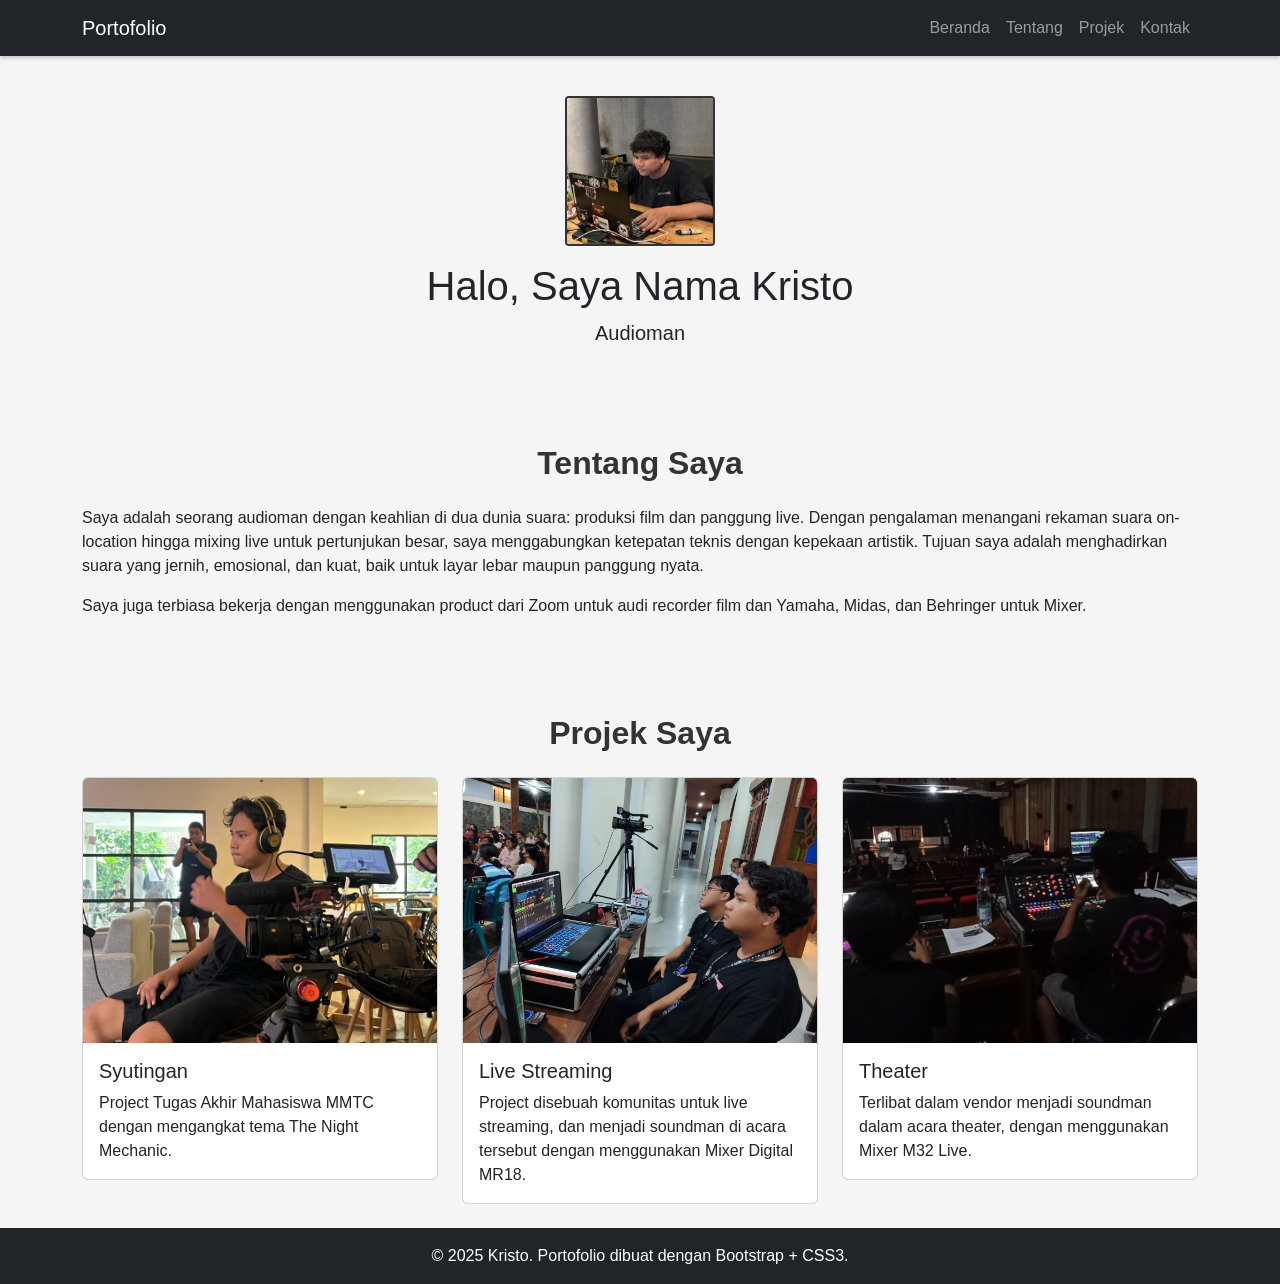
<file: index.html>
<!DOCTYPE html>
<!-- Menyatakan bahwa ini adalah dokumen HTML5 -->
<html lang="id">
    <!-- Elemen root HTML yang mengatur bahasa halaman ini ke bahasa Indonesia -->
    <head>
        <meta charset="UTF-8">
        <!-- Menetapkan karakter encoding ke UTF-8, mendukung berbagai karakter termasuk bahasa non-latin -->
        <meta name="viewport" content="width=device-width, initial-scale=1.0">
        <!-- Mengatur viewport untuk mendukung tampilan responsif di perangkat mobile -->
        <title>Portofolio Saya</title>
        <!-- Menentukan judul halaman yang akan tampil di tab browser -->
        <link
            href="https://cdn.jsdelivr.net/npm/bootstrap@5.3.0/dist/css/bootstrap.min.css"
            rel="stylesheet">
        <!-- Memasukkan file CSS Bootstrap versi 5.3 dari CDN (Content Delivery Network) untuk styling otomatis -->
        <link rel="stylesheet" href="style.css">
        <!-- Memasukkan file CSS lokal "style.css" untuk custom styling halaman -->
        <script src="app.js"></script>
    </head>
    <body>
        <!-- Mulai bagian body dari halaman web -->

        <!-- Navbar -->
        <nav class="navbar navbar-expand-lg navbar-dark bg-dark fixed-top">
            <!-- Membuat navbar dengan kelas Bootstrap navbar-dark untuk warna teks terang dan bg-dark untuk latar belakang gelap -->
            <div class="container">
                <!-- Container Bootstrap untuk menyusun layout dengan padding otomatis -->
                <a class="navbar-brand" href="#">Portofolio</a>
                <!-- Membuat logo atau nama di navbar yang berfungsi sebagai tautan kembali ke halaman utama (href="#") -->
                <button class="navbar-toggler" type="button"
                    data-bs-toggle="collapse" data-bs-target="#navbarNav">
                    <!-- Tombol toggle navbar yang akan muncul di tampilan kecil (mobile) -->
                    <span class="navbar-toggler-icon"></span>
                    <!-- Icon hamburger menu yang tampil saat navbar dalam keadaan collapse (tersembunyi di mobile) -->
                </button>
                <div class="collapse navbar-collapse" id="navbarNav">
                    <!-- Bagian ini akan melipat (collapse) dan menampilkan menu navigasi di tampilan kecil -->
                    <ul class="navbar-nav ms-auto">
                        <!-- Daftar navigasi yang rata kanan menggunakan kelas "ms-auto" -->
                        <li class="nav-item"><a class="nav-link"
                                href="#beranda">Beranda</a></li>
                        <!-- Item menu yang mengarah ke bagian #beranda -->
                        <li class="nav-item"><a class="nav-link"
                                href="#tentang">Tentang</a></li>
                        <!-- Item menu yang mengarah ke bagian #tentang -->
                        <li class="nav-item"><a class="nav-link"
                                href="#projek">Projek</a></li>
                        <!-- Item menu yang mengarah ke bagian #projek -->
                        <li class="nav-item"><a class="nav-link"
                                href="kontak.html">Kontak</a></li>
                        <!-- Item menu yang mengarah ke bagian #kontak -->
                    </ul>
                </div>
            </div>
        </nav>

        <!-- Beranda -->
        <section id="beranda" class="pt-5 mt-5 text-center">
            <!-- Bagian Beranda dimulai dengan id="beranda" dan menambahkan padding dan margin top agar tidak menempel navbar -->
            <div class="container">
                <!-- Container untuk mengatur lebar konten -->
                <img src="img/profile.jpg" class="profile-img mb-3" width="150"
                    alt="Foto Profil">
                <!-- Menampilkan gambar profil dengan ukuran 150px dan kelas profile-img (untuk styling), mb-3 untuk margin bawah -->
                <h1>Halo, Saya Nama Kristo</h1>
                <!-- Menampilkan nama atau sapaan -->
                <p class="lead">Audioman</p>
                <!-- Menampilkan deskripsi singkat dengan kelas lead untuk teks yang lebih besar dan tebal -->
            </div>
        </section>

        <!-- Tentang -->
        <section id="tentang" class="mt-5 pt-5">
            <!-- Bagian Tentang dimulai dengan id="tentang" dan margin atas dan padding atas untuk jarak dari elemen sebelumnya -->
            <div class="container">
                <!-- Container untuk konten -->
                <h2 class="text-center mb-4">Tentang Saya</h2>
                <!-- Judul bagian dengan kelas text-center untuk teks yang di tengah dan mb-4 untuk margin bawah -->
                <p>
                    Saya adalah seorang audioman dengan keahlian di dua dunia
                    suara: produksi film dan panggung live. Dengan pengalaman
                    menangani rekaman suara on-location hingga mixing live untuk
                    pertunjukan besar, saya menggabungkan ketepatan teknis
                    dengan kepekaan artistik. Tujuan saya adalah menghadirkan
                    suara yang jernih, emosional, dan kuat, baik untuk layar
                    lebar maupun panggung nyata.
                </p>
                <!-- Paragraf yang menjelaskan tentang diri Anda sebagai audioman -->
                <p>
                    Saya juga terbiasa bekerja dengan menggunakan product dari
                    Zoom untuk audi recorder film dan Yamaha, Midas, dan
                    Behringer untuk Mixer.
                </p>
                <!-- Paragraf lain yang menambahkan informasi lebih lanjut -->
            </div>
        </section>

        <!-- Projek -->
        <section id="projek" class="mt-5 pt-5">
            <!-- Bagian Projek dimulai dengan id="projek", margin atas dan padding atas untuk jarak elemen sebelumnya -->
            <div class="container">
                <!-- Container untuk menata konten -->
                <h2 class="text-center mb-4">Projek Saya</h2>
                <!-- Judul bagian Projek dengan kelas text-center untuk penataan teks tengah -->
                <div class="row">
                    <!-- Row untuk mengatur kolom-kolom di dalamnya -->
                    <div class="col-md-4">
                        <!-- Kolom dengan ukuran 4 di layar medium (tablet) ke atas -->
                        <div class="card mb-4">
                            <!-- Kartu Bootstrap untuk menampilkan konten projek -->
                            <img src="img/project1.jpg" class="card-img-top"
                                alt="Projek 1">
                            <!-- Gambar projek di dalam kartu -->
                            <div class="card-body">
                                <!-- Isi kartu -->
                                <h5 class="card-title">Syutingan</h5>
                                <!-- Judul projek -->
                                <p class="card-text">Project Tugas Akhir
                                    Mahasiswa MMTC dengan mengangkat tema The
                                    Night Mechanic.</p>
                                <!-- Deskripsi singkat projek -->
                            </div>
                        </div>
                    </div>
                    <div class="col-md-4">
                        <!-- Kolom kedua dengan ukuran 4 -->
                        <div class="card mb-4">
                            <img src="img/project2.jpg" class="card-img-top"
                                alt="Projek 2">
                            <div class="card-body">
                                <h5 class="card-title">Live Streaming</h5>
                                <p class="card-text">Project disebuah komunitas
                                    untuk live streaming, dan menjadi soundman
                                    di acara tersebut dengan menggunakan Mixer
                                    Digital
                                    MR18.</p>
                            </div>
                        </div>
                    </div>
                    <div class="col-md-4">
                        <!-- Kolom ketiga dengan ukuran 4 -->
                        <div class="card mb-4">
                            <img src="img/project3.jpg" class="card-img-top"
                                alt="Projek 3">
                            <div class="card-body">
                                <h5 class="card-title">Theater</h5>
                                <p class="card-text">Terlibat dalam vendor
                                    menjadi soundman dalam acara theater, dengan
                                    menggunakan Mixer M32 Live.</p>
                            </div>
                        </div>
                    </div>
                </div>
            </div>
        </section>

        <body>
            <!-- Footer -->
            <footer class="text-white text-center py-3">
                <!-- Footer dengan teks putih, rata tengah, dan padding vertikal -->
                &copy; 2025 Kristo. Portofolio dibuat dengan Bootstrap + CSS3.
                <!-- Copyright dengan tahun dan nama Anda -->
            </footer>

            <!-- Bootstrap JS -->
            <script
                src="https://cdn.jsdelivr.net/npm/bootstrap@5.3.0/dist/js/bootstrap.bundle.min.js"></script>
            <!-- Menambahkan JavaScript untuk interaktivitas seperti navbar dropdown dan modal -->
        </body>
    </html>
</file>
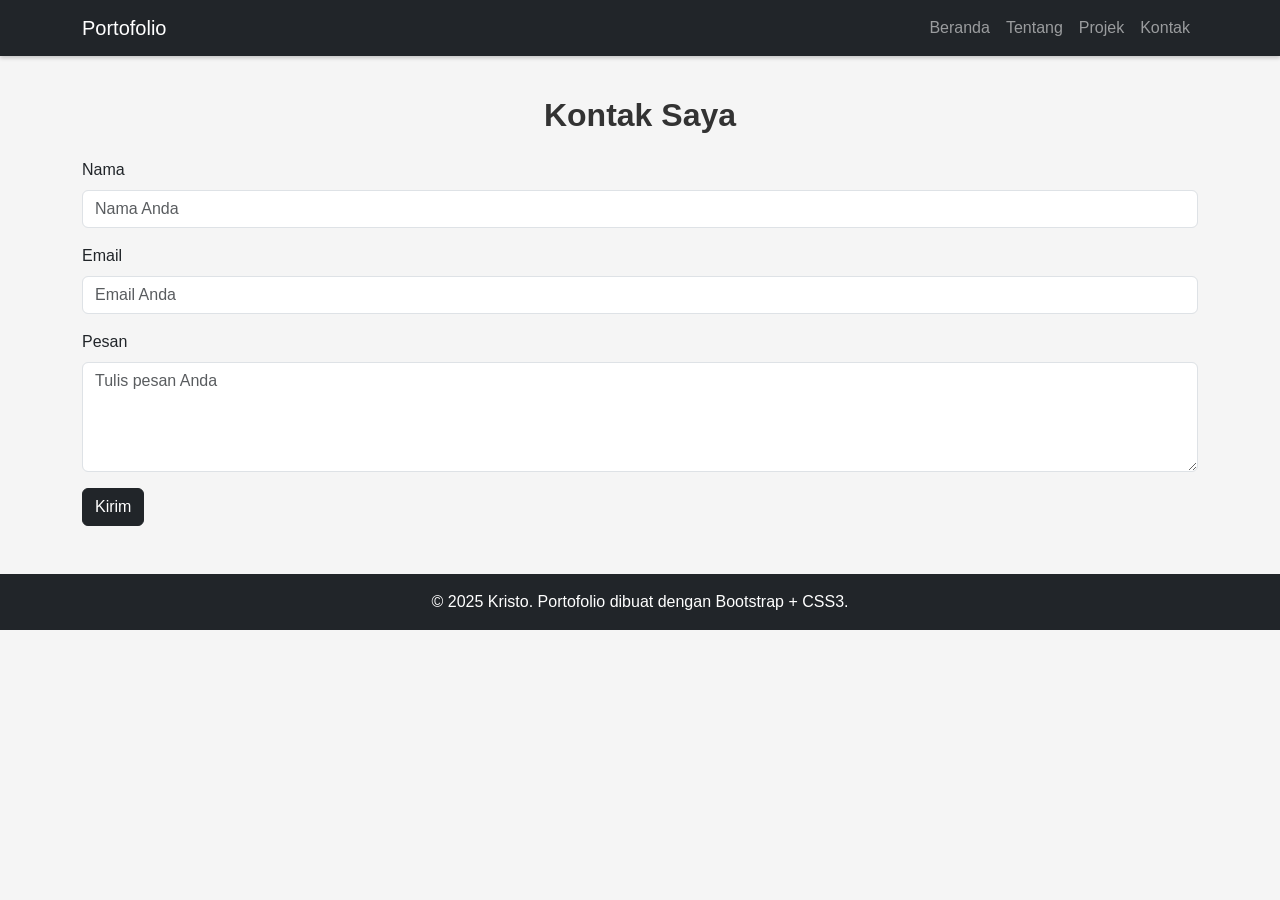
<file: kontak.html>
<!DOCTYPE html>
<!-- Menyatakan bahwa ini adalah dokumen HTML5 -->
<html lang="id">
    <!-- Elemen root HTML yang mengatur bahasa halaman ini ke bahasa Indonesia -->
    <head>
        <meta charset="UTF-8">
        <!-- Menetapkan karakter encoding ke UTF-8, mendukung berbagai karakter termasuk bahasa non-latin -->
        <meta name="viewport" content="width=device-width, initial-scale=1.0">
        <!-- Mengatur viewport untuk mendukung tampilan responsif di perangkat mobile -->
        <title>Portofolio Saya</title>
        <!-- Menentukan judul halaman yang akan tampil di tab browser -->
        <link
            href="https://cdn.jsdelivr.net/npm/bootstrap@5.3.0/dist/css/bootstrap.min.css"
            rel="stylesheet">
        <!-- Memasukkan file CSS Bootstrap versi 5.3 dari CDN (Content Delivery Network) untuk styling otomatis -->
        <link rel="stylesheet" href="style.css">
        <!-- Memasukkan file CSS lokal "style.css" untuk custom styling halaman -->
        <script src="app.js"></script>
    </head>
    <body>
        <!-- Mulai bagian body dari halaman web -->

        <!-- Navbar -->
        <nav class="navbar navbar-expand-lg navbar-dark bg-dark fixed-top">
            <!-- Membuat navbar dengan kelas Bootstrap navbar-dark untuk warna teks terang dan bg-dark untuk latar belakang gelap -->
            <div class="container">
                <!-- Container Bootstrap untuk menyusun layout dengan padding otomatis -->
                <a class="navbar-brand" href="#">Portofolio</a>
                <!-- Membuat logo atau nama di navbar yang berfungsi sebagai tautan kembali ke halaman utama (href="#") -->
                <button class="navbar-toggler" type="button"
                    data-bs-toggle="collapse" data-bs-target="#navbarNav">
                    <!-- Tombol toggle navbar yang akan muncul di tampilan kecil (mobile) -->
                    <span class="navbar-toggler-icon"></span>
                    <!-- Icon hamburger menu yang tampil saat navbar dalam keadaan collapse (tersembunyi di mobile) -->
                </button>
                <div class="collapse navbar-collapse" id="navbarNav">
                    <!-- Bagian ini akan melipat (collapse) dan menampilkan menu navigasi di tampilan kecil -->
                    <ul class="navbar-nav ms-auto">
                        <!-- Daftar navigasi yang rata kanan menggunakan kelas "ms-auto" -->
                        <li class="nav-item"><a class="nav-link"
                                href="index.html">Beranda</a></li>
                        <!-- Item menu yang mengarah ke bagian #beranda -->
                        <li class="nav-item"><a class="nav-link"
                                href="index.html">Tentang</a></li>
                        <!-- Item menu yang mengarah ke bagian #tentang -->
                        <li class="nav-item"><a class="nav-link"
                                href="index.html">Projek</a></li>
                        <!-- Item menu yang mengarah ke bagian #projek -->
                        <li class="nav-item"><a class="nav-link"
                                href="kontak.html">Kontak</a></li>
                        <!-- Item menu yang mengarah ke bagian #kontak -->
                    </ul>
                </div>
            </div>
        </nav>

        <!-- Kontak -->
        <section id="kontak" class="mt-5 pt-5 mb-5">
            <!-- Bagian Kontak dimulai dengan id="kontak", margin dan padding untuk jarak dari elemen lain -->
            <div class="container">
                <!-- Container untuk konten -->
                <h2 class="text-center mb-4">Kontak Saya</h2>
                <!-- Judul bagian Kontak dengan kelas text-center -->
                <form>
                    <!-- Formulir untuk mengumpulkan data dari pengunjung -->
                    <div class="mb-3">
                        <!-- Grup form untuk nama -->
                        <label for="nama" class="form-label">Nama</label>
                        <!-- Label untuk input nama -->
                        <input type="text" class="form-control" id="nama"
                            placeholder="Nama Anda">
                        <!-- Input field untuk nama dengan placeholder dan kelas form-control untuk styling -->
                    </div>
                    <div class="mb-3">
                        <!-- Grup form untuk email -->
                        <label for="email" class="form-label">Email</label>
                        <!-- Label untuk input email -->
                        <input type="email" class="form-control" id="email"
                            placeholder="Email Anda">
                        <!-- Input field untuk email dengan placeholder dan kelas form-control -->
                    </div>
                    <div class="mb-3">
                        <!-- Grup form untuk pesan -->
                        <label for="pesan" class="form-label">Pesan</label>
                        <!-- Label untuk textarea pesan -->
                        <textarea class="form-control" id="pesan" rows="4"
                            placeholder="Tulis pesan Anda"></textarea>
                        <!-- Textarea untuk pesan dengan placeholder dan jumlah baris yang ditentukan -->
                    </div>
                    <button type="submit" class="btn btn-dark">Kirim</button>
                    <!-- Tombol untuk mengirim formulir -->
                </form>
            </div>
        </section>

        <!-- Footer -->
        <footer class="text-white text-center py-3">
            <!-- Footer dengan teks putih, rata tengah, dan padding vertikal -->
            &copy; 2025 Kristo. Portofolio dibuat dengan Bootstrap + CSS3.
            <!-- Copyright dengan tahun dan nama Anda -->
        </footer>

        <script
            src="https://cdn.jsdelivr.net/npm/bootstrap@5.3.0/dist/js/bootstrap.bundle.min.js"></script>
        <!-- Menambahkan JavaScript untuk interaktivitas seperti navbar dropdown dan modal -->
        <output></output>
    </body>
</html>
</file>
<file: style.css>
/* Smooth scroll */
html {
  scroll-behavior: smooth;
}
/* 
   Mengaktifkan efek scroll halus (smooth scroll) di seluruh halaman.
   Ketika pengguna mengklik tautan yang mengarah ke bagian tertentu dari halaman, halaman akan menggulir secara halus alih-alih langsung melompat ke bagian tersebut.
*/

.profile-img {
  border-radius: 4px; /* kotak dengan sudut sedikit membulat, atau ubah ke 0 untuk kotak murni */
  border: 2px solid #333;
}
/*
   Mengatur gambar profil agar memiliki sudut yang sedikit membulat dengan border-radius: 4px. 
   Jika ingin kotak tajam, ubah nilai border-radius menjadi 0.
   Memberikan border (garis tepi) berwarna #333 (gelap) dengan ketebalan 2px pada gambar.
*/

body {
  background: #f5f5f5;
  font-family: 'Segoe UI', sans-serif;
}
/*
   Mengatur latar belakang seluruh halaman (body) dengan warna #f5f5f5 (abu-abu terang).
   Menetapkan font untuk teks di seluruh halaman menggunakan font 'Segoe UI' dengan sans-serif sebagai fallback jika font tersebut tidak tersedia.
*/

.card:hover {
  transform: scale(1.03);
  transition: 0.3s ease;
  box-shadow: 0 10px 20px rgba(0, 0, 0, 0.2);
}
/*
   Menambahkan efek hover pada elemen dengan kelas .card. Ketika kursor pengguna berada di atas elemen tersebut:
   - transform: scale(1.03); meningkatkan ukuran elemen sedikit (3%) untuk memberi efek zoom.
   - transition: 0.3s ease; membuat perubahan tersebut berlangsung dalam waktu 0,3 detik dengan transisi yang mulus.
   - box-shadow: 0 10px 20px rgba(0, 0, 0, 0.2); menambahkan bayangan halus di sekitar kartu untuk memberikan efek mengambang.
*/

h2 {
  color: #333;
  font-weight: bold;
}
/*
   Menetapkan warna teks pada elemen <h2> menjadi #333 (abu-abu gelap).
   Menjadikan teks <h2> tebal (bold) dengan font-weight: bold.
*/

.navbar {
  box-shadow: 0 2px 4px rgba(0,0,0,0.2);
}
/*
   Menambahkan bayangan pada elemen navbar untuk memberi kesan bahwa navbar sedikit terangkat di atas halaman.
   box-shadow: 0 2px 4px rgba(0, 0, 0, 0.2) berarti bayangan berada di posisi 0px horizontal, 2px vertikal, dengan blur sebesar 4px dan warna bayangan hitam dengan transparansi 0.2 (20%).
*/

footer {
  background: #212529;
}
/*
   Mengatur latar belakang footer dengan warna #212529 (warna abu-abu gelap).
   Warna ini memberi kesan profesional dan cocok untuk elemen footer yang lebih gelap.
*/
</file>
